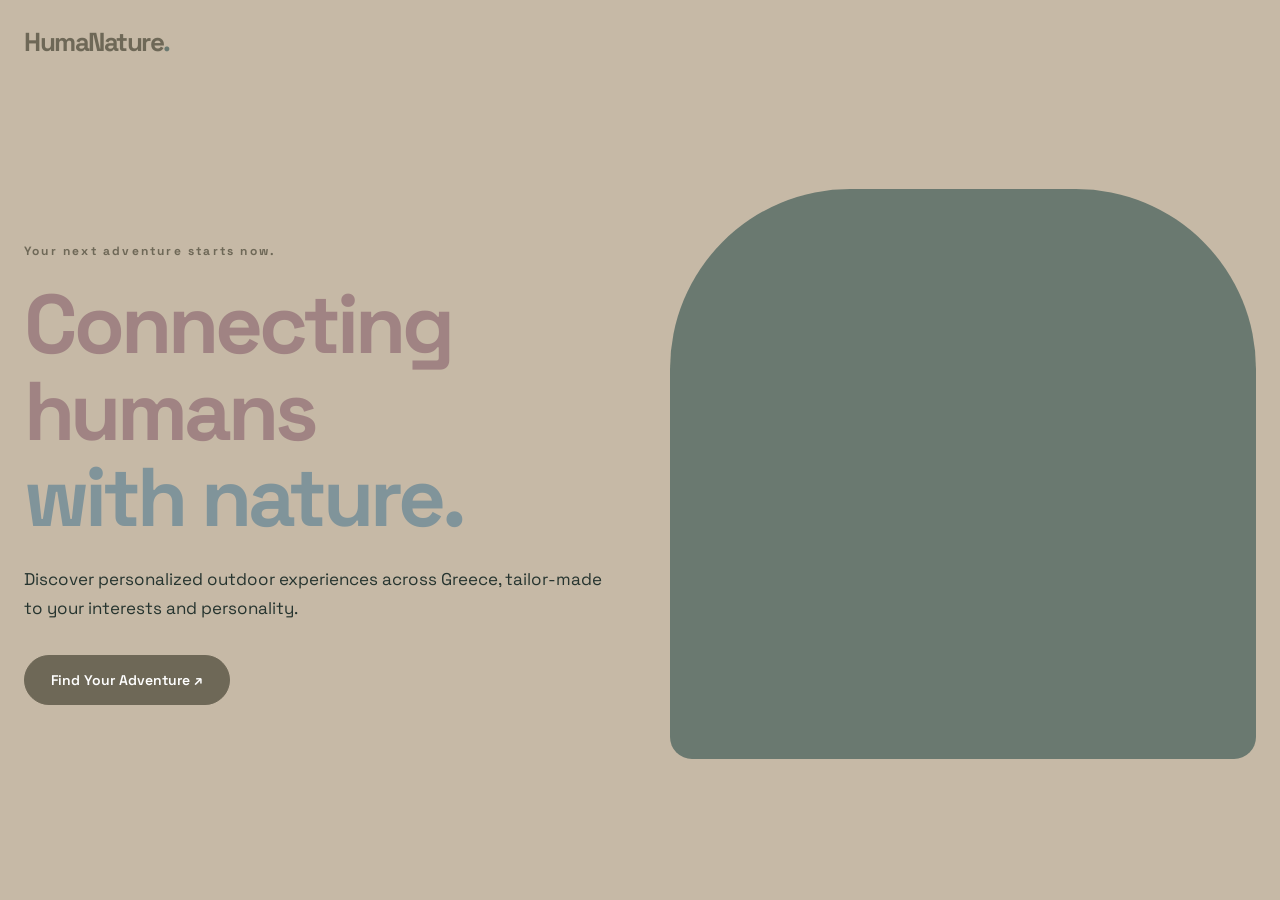
<file: Αναλυτική Διαδικτύου/index.html>
<!DOCTYPE html>
<html lang="en">
<head>
  <meta charset="UTF-8">
  <meta name="viewport" content="width=device-width, initial-scale=1.0">
  <meta name="description" content="Discover personalized outdoor experiences across Greece.">
  <title>HumaNature | Connecting Humans With Nature</title>
  <link rel="stylesheet" href="css/style.css">
</head>
<body>
  <header class="site-header">
    <a class="logo" href="index.html" aria-label="HumaNature home">HumaNature<span>.</span></a>
  </header>

  <main>
    <section class="hero" aria-labelledby="hero-title">
      <div class="hero-content">
        <p class="eyebrow">Your next adventure starts now.</p>
        <h1 id="hero-title">Connecting humans<br><span>with nature.</span></h1>
        <p class="hero-description">
          Discover personalized outdoor experiences across Greece,
          tailor-made to your interests and personality.
        </p>
        <a class="primary-btn" href="questionnaire.html">Find Your Adventure ↗</a>
      </div>
      <div class="hero-art" aria-hidden="true"></div>
    </section>
  </main>
</body>
</html>
</file>
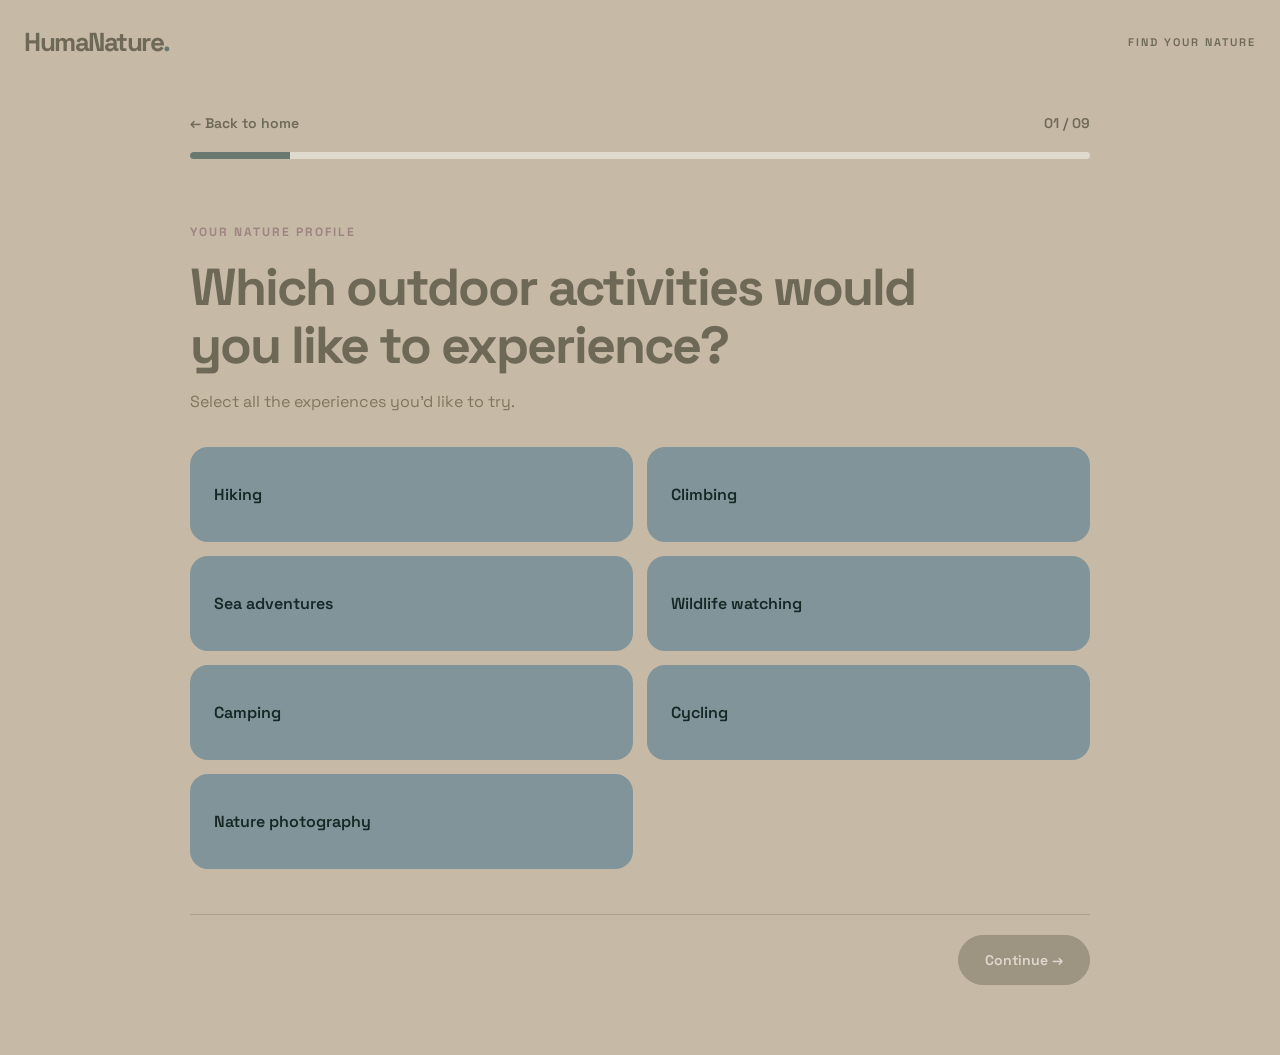
<file: Αναλυτική Διαδικτύου/questionnaire.html>
<!DOCTYPE html>
<html lang="en">
<head>
  <meta charset="UTF-8">
  <meta name="viewport" content="width=device-width, initial-scale=1.0">
  <meta name="description" content="Tell HumaNature what your ideal nature escape looks like.">
  <title>Your Nature Profile | HumaNature</title>
  <link rel="stylesheet" href="css/style.css">
  <link rel="stylesheet" href="css/questionnaire.css">
  <script src="js/questionnaire.js" defer></script>
</head>
<body>
  <header class="site-header">
    <a class="logo" href="index.html" aria-label="HumaNature home">HumaNature<span>.</span></a>
    <span class="header-caption">FIND YOUR NATURE</span>
  </header>

  <main class="questionnaire-container">
    <div class="questionnaire-header">
      <a class="back-link" href="index.html">← Back to home</a>
      <span id="step-counter" aria-live="polite">01 / 09</span>
    </div>

    <div id="progress-track" class="progress-track" role="progressbar"
         aria-label="Questionnaire progress" aria-valuemin="0"
         aria-valuemax="9" aria-valuenow="1">
      <div id="progress-bar" class="progress-bar"></div>
    </div>

    <section class="question-content" aria-labelledby="question-title">
      <p id="question-eyebrow" class="question-eyebrow">YOUR NATURE PROFILE</p>
      <h1 id="question-title" tabindex="-1"></h1>
      <p id="question-description"></p>
      <div id="options-container" class="options-grid" role="group" aria-label="Answer options"></div>

      <div id="text-answer-container" class="text-answer-container" hidden>
        <label for="free-text-answer">Your ideal experience (optional)</label>
        <textarea id="free-text-answer" rows="5" maxlength="1500"></textarea>
        <p class="optional-hint">Tell us anything else you'd like, or leave this blank.</p>
      </div>
    </section>

    <div class="questionnaire-footer">
      <button id="previous-btn" class="secondary-btn" type="button" hidden>← Previous</button>
      <button id="next-btn" class="primary-btn" type="button" disabled>Continue →</button>
    </div>
  </main>
</body>
</html>
</file>
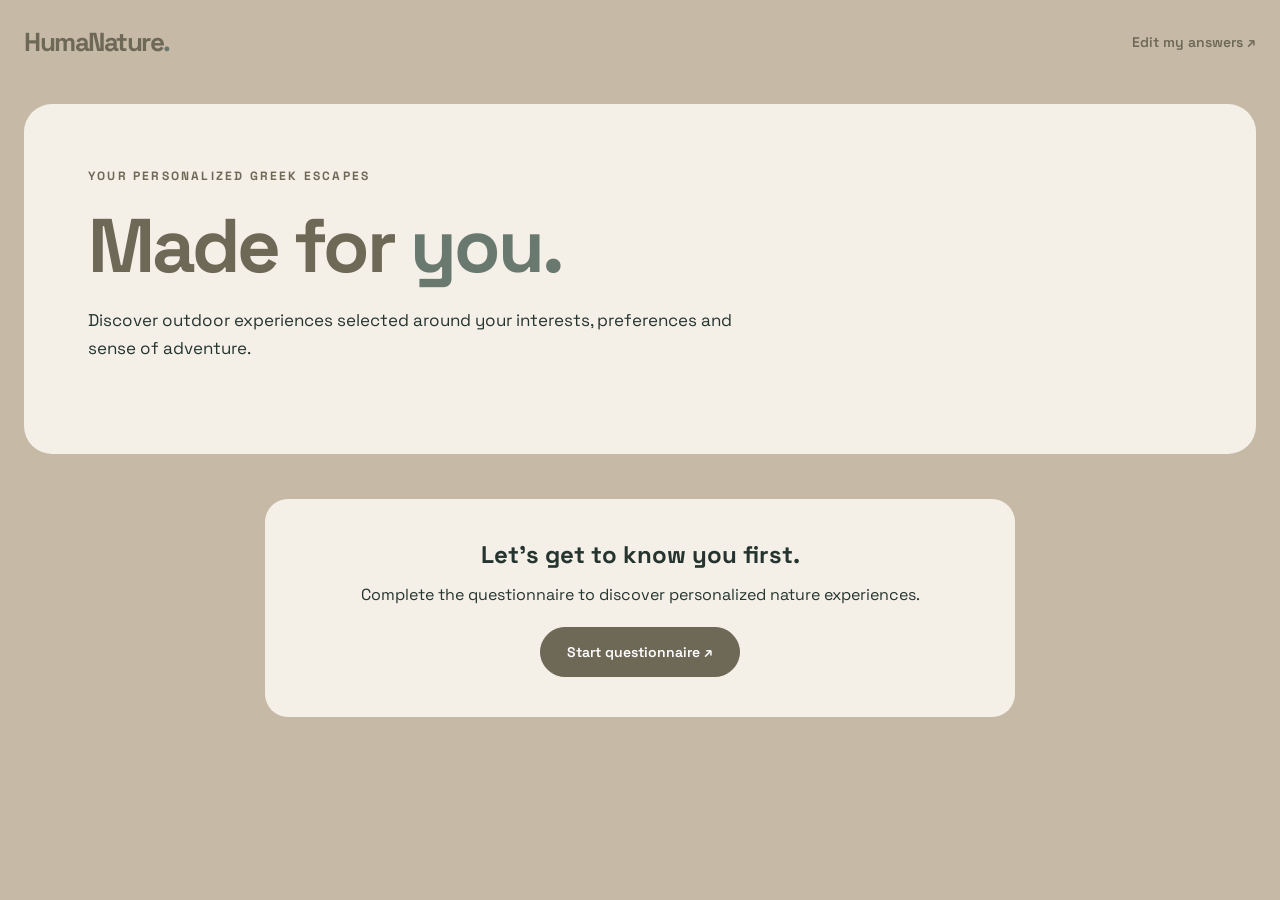
<file: Αναλυτική Διαδικτύου/recommendations.html>
<!DOCTYPE html>
<html lang="en">
<head>
  <meta charset="UTF-8">
  <meta name="viewport" content="width=device-width, initial-scale=1.0">
  <meta name="description" content="Discover nature experiences matched to your preferences.">
  <title>Your Adventures | HumaNature</title>
  <link rel="stylesheet" href="css/style.css">
  <link rel="stylesheet" href="css/recommendations.css">
  <script src="data/trips.js" defer></script>
  <script src="js/recommendations.js" defer></script>
</head>
<body>
  <header class="site-header">
    <a class="logo" href="index.html" aria-label="HumaNature home">HumaNature<span>.</span></a>
    <a class="header-link" href="questionnaire.html">Edit my answers ↗</a>
  </header>

  <main class="recommendations-container">
    <section class="recommendations-intro" aria-labelledby="page-title">
      <p class="eyebrow">YOUR PERSONALIZED GREEK ESCAPES</p>
      <h1 id="page-title">Made for <em>you.</em></h1>
      <p>Discover outdoor experiences selected around your interests, preferences and sense of adventure.</p>
      <div id="profile-summary" class="profile-summary" aria-label="Your nature profile"></div>
    </section>

    <section id="recommendations-app" aria-label="Recommended adventures" hidden>
      <div class="results-toolbar">
        <div>
          <p class="eyebrow">CURATED FOR YOU</p>
          <h2>Your adventures <span id="results-count"></span></h2>
        </div>
      </div>

      <div id="category-filters" class="category-filters" role="group" aria-label="Filter by activity"></div>
      <p id="results-message" class="results-message" aria-live="polite"></p>

      <div id="featured-trip"></div>
      <h2 id="alternatives-heading" class="alternatives-heading" hidden>More Adventures For You</h2>
      <div id="trips-grid" class="trips-grid"></div>

      <section id="empty-results" class="empty-results" hidden>
        <h3 id="empty-title">No adventures found.</h3>
        <p id="empty-description"></p>
        <button id="clear-filters" class="secondary-btn" type="button">Show all categories</button>
        <a id="edit-preferences" class="secondary-btn" href="questionnaire.html" hidden>Edit my answers ↗</a>
      </section>

    </section>

    <section id="page-error" class="page-error" hidden>
      <h2>Let's get to know you first.</h2>
      <p>Complete the questionnaire to discover personalized nature experiences.</p>
      <a class="primary-btn" href="questionnaire.html">Start questionnaire ↗</a>
    </section>
  </main>

  <dialog id="trip-dialog" class="trip-dialog" aria-labelledby="dialog-title" aria-describedby="dialog-summary">
    <div class="dialog-head">
      <span>HUMANATURE / EXPERIENCE</span>
      <button id="dialog-close" type="button" aria-label="Close trip details">×</button>
    </div>
    <div id="dialog-art"></div>
    <div class="dialog-body">
      <div class="dialog-intro">
        <p id="dialog-location" class="trip-location"></p>
        <div id="dialog-match"></div>
      </div>
      <h2 id="dialog-title"></h2>
      <p id="dialog-summary"></p>
      <div id="dialog-stats" class="trip-meta"></div>

      <h3>Why it matches</h3>
      <div id="dialog-matches" class="matching-characteristics"></div>
      <h3>What to expect</h3>
      <ul id="dialog-highlights"></ul>
      <h3>Before you go</h3>
      <p id="dialog-safety"></p>
      <button id="dialog-save" class="primary-btn" type="button">♡ Save adventure</button>
    </div>
  </dialog>
</body>
</html>
</file>
<file: Αναλυτική Διαδικτύου/css/style.css>
/* HumaNature — shared styles */
@font-face {
  font-family: "Space Grotesk";
  src: url("../assets/fonts/SpaceGrotesk-VariableFont_wght.ttf") format("truetype");
  font-style: normal;
  font-weight: 300 700;
  font-display: swap;
}

:root {
  --dibber: #7f775b;
  --berrington-blue: #80949a;
  --green-smoke: #6a7970;
  --jitney: #c6b9a6;
  --sulking-room-pink: #a08383;
  --pantalon: #6e6857;
  --ink: #26342f;
  --paper: #f4f0e8;
  --white: #ffffff;
  --font-primary: "Space Grotesk", Arial, sans-serif;
}

*,
*::before,
*::after {
  box-sizing: border-box;
}

html {
  scroll-behavior: smooth;
}

body {
  min-height: 100vh;
  margin: 0;
  background: var(--jitney);
  color: var(--ink);
  font-family: var(--font-primary);
}

h1, h2, h3, p {
  margin: 0;
}

button, input, textarea, select {
  font: inherit;
}

button {
  cursor: pointer;
}

a {
  color: inherit;
}

[hidden] {
  display: none !important;
}

:where(button, a, textarea, input, select):focus-visible {
  outline: 3px solid var(--ink);
  outline-offset: 4px;
}

.site-header {
  width: min(100% - 48px, 1300px);
  margin: 0 auto;
  padding: 25px 0;
  display: flex;
  justify-content: space-between;
  align-items: center;
  gap: 16px;
}

.logo {
  color: var(--pantalon);
  font-size: 26px;
  font-weight: 700;
  letter-spacing: -1.5px;
  text-decoration: none;
}

.logo span {
  color: var(--green-smoke);
}

.header-caption {
  color: var(--pantalon);
  font-size: 11px;
  font-weight: 600;
  letter-spacing: 2px;
}

.header-link {
  color: var(--pantalon);
  font-size: 14px;
  font-weight: 600;
  text-decoration: none;
}

.header-link:hover,
.back-link:hover {
  text-decoration: underline;
  text-underline-offset: 4px;
}

.primary-btn,
.secondary-btn {
  display: inline-flex;
  align-items: center;
  justify-content: center;
  gap: 10px;
  min-height: 50px;
  padding: 13px 26px;
  border: 1px solid var(--pantalon);
  border-radius: 100px;
  font-size: 14px;
  font-weight: 600;
  text-decoration: none;
  text-align: center;
  transition: background-color 0.2s ease, transform 0.2s ease;
}

.primary-btn {
  background: var(--pantalon);
  color: var(--white);
}

.primary-btn:hover:not(:disabled) {
  background: var(--green-smoke);
  border-color: var(--green-smoke);
  transform: translateY(-2px);
}

.secondary-btn {
  background: transparent;
  color: var(--ink);
}

.secondary-btn:hover:not(:disabled) {
  background: rgb(255 255 255 / 35%);
}

button:disabled {
  opacity: 0.45;
  cursor: not-allowed;
}

.eyebrow {
  margin-bottom: 22px;
  color: var(--pantalon);
  font-size: 12px;
  font-weight: 700;
  letter-spacing: 2.2px;
}

/* Welcome */
.hero {
  width: min(100% - 48px, 1300px);
  min-height: calc(100vh - 90px);
  margin: auto;
  padding: 40px 0 70px;
  display: grid;
  grid-template-columns: 1fr 1fr;
  align-items: center;
  gap: 60px;
}

.hero-content {
  max-width: 650px;
}

.hero h1 {
  margin-bottom: 24px;
  color: var(--sulking-room-pink);
  font-size: clamp(48px, 6.5vw, 95px);
  line-height: 1.04;
  letter-spacing: -4px;
}

.hero h1 span {
  color: var(--berrington-blue);
}

.hero-description {
  margin-bottom: 32px;
  font-size: 17px;
  line-height: 1.7;
}

.hero-art {
  height: 570px;
  border-radius: 180px 180px 22px 22px;
  background: var(--green-smoke);
}

@media (max-width: 800px) {
  .hero {
    grid-template-columns: 1fr;
    gap: 35px;
  }

  .hero-art {
    height: 380px;
  }
}

@media (max-width: 600px) {
  .site-header,
  .hero {
    width: calc(100% - 36px);
  }

  .header-caption {
    display: none;
  }

  .hero h1 {
    font-size: 48px;
    letter-spacing: -2px;
  }

  .hero .primary-btn {
    width: 100%;
  }

  .hero-art {
    height: 320px;
    border-radius: 130px 130px 20px 20px;
  }
}

@media (prefers-reduced-motion: reduce) {
  html { scroll-behavior: auto; }
  *, *::before, *::after {
    animation: none !important;
    transition: none !important;
  }
}
</file>
<file: Αναλυτική Διαδικτύου/css/questionnaire.css>
/* HumaNature — questionnaire */
.questionnaire-container {
  width: min(100% - 48px, 900px);
  margin: 30px auto 70px;
}

.questionnaire-header,
.questionnaire-footer {
  display: flex;
  justify-content: space-between;
  align-items: center;
  gap: 16px;
}

.questionnaire-header {
  margin-bottom: 20px;
}

.back-link,
#step-counter {
  color: var(--pantalon);
  font-size: 14px;
  font-weight: 600;
  text-decoration: none;
}

.progress-track {
  height: 7px;
  overflow: hidden;
  border-radius: 100px;
  background: rgb(255 255 255 / 45%);
}

.progress-bar {
  width: 0;
  height: 100%;
  background: var(--green-smoke);
  transition: width 0.3s ease;
}

.question-content {
  min-height: 440px;
  padding: 65px 0 45px;
}

.question-eyebrow {
  margin-bottom: 18px;
  color: var(--sulking-room-pink);
  font-size: 12px;
  font-weight: 700;
  letter-spacing: 2px;
}

#question-title {
  max-width: 760px;
  margin-bottom: 15px;
  color: var(--pantalon);
  font-size: clamp(33px, 5.5vw, 52px);
  line-height: 1.12;
  letter-spacing: -2px;
}

#question-description {
  margin-bottom: 32px;
  color: var(--dibber);
  font-size: 16px;
  line-height: 1.6;
}

.options-grid {
  display: grid;
  grid-template-columns: repeat(2, minmax(0, 1fr));
  gap: 14px;
}

.option-card {
  position: relative;
  min-height: 95px;
  padding: 20px 50px 20px 22px;
  border: 2px solid transparent;
  border-radius: 18px;
  background: var(--berrington-blue);
  color: #162725;
  font-size: 16px;
  font-weight: 600;
  text-align: left;
  transition: background-color 0.2s ease, border-color 0.2s ease, transform 0.2s ease;
}

.option-card:hover {
  border-color: var(--pantalon);
  transform: translateY(-2px);
}

.option-card.selected {
  border-color: var(--pantalon);
  background: var(--sulking-room-pink);
}

.option-card.selected::after {
  content: "✓";
  position: absolute;
  top: 50%;
  right: 17px;
  display: grid;
  width: 26px;
  height: 26px;
  place-items: center;
  border-radius: 50%;
  background: var(--ink);
  color: var(--white);
  font-size: 14px;
  transform: translateY(-50%);
}

.text-answer-container {
  max-width: 760px;
}

.text-answer-container label {
  display: block;
  margin-bottom: 12px;
  color: var(--pantalon);
  font-size: 15px;
  font-weight: 600;
}

#free-text-answer {
  width: 100%;
  min-height: 180px;
  padding: 22px;
  border: 2px solid transparent;
  border-radius: 18px;
  background: rgb(255 255 255 / 55%);
  color: var(--ink);
  font-size: 16px;
  line-height: 1.6;
  resize: vertical;
}

#free-text-answer:focus {
  border-color: var(--green-smoke);
}

.optional-hint {
  margin-top: 12px;
  color: var(--dibber);
  font-size: 13px;
}

.questionnaire-footer {
  padding-top: 20px;
  border-top: 1px solid rgb(0 0 0 / 15%);
}

/* Keep the Continue button in place on the first step. */
.questionnaire-footer #next-btn {
  margin-left: auto;
}

@media (max-width: 600px) {
  .questionnaire-container {
    width: calc(100% - 36px);
    margin-top: 15px;
  }

  .question-content {
    min-height: auto;
    padding: 40px 0 30px;
  }

  .options-grid {
    grid-template-columns: 1fr;
  }

  .option-card {
    min-height: 75px;
    padding: 18px 50px 18px 19px;
  }

  .questionnaire-footer button {
    padding: 13px 16px;
    font-size: 13px;
  }
}
</file>
<file: Αναλυτική Διαδικτύου/css/recommendations.css>
/* HumaNature — recommendations */
.recommendations-container {
  width: min(100% - 48px, 1300px);
  margin: 20px auto 75px;
}

.recommendations-intro {
  margin-bottom: 45px;
  padding: clamp(30px, 5vw, 65px);
  border-radius: 28px;
  background: var(--paper);
}

.recommendations-intro h1 {
  max-width: 800px;
  margin-bottom: 20px;
  color: var(--pantalon);
  font-size: clamp(40px, 6vw, 76px);
  line-height: 1.05;
  letter-spacing: -3px;
}

.recommendations-intro h1 em {
  color: var(--green-smoke);
  font-style: normal;
}

.recommendations-intro > p:not(.eyebrow) {
  max-width: 650px;
  font-size: 17px;
  line-height: 1.65;
}

.profile-summary,
.category-filters,
.matching-characteristics,
.trip-meta,
.trip-actions {
  display: flex;
  flex-wrap: wrap;
  gap: 9px;
}

.profile-summary {
  margin-top: 28px;
}

.profile-pill,
.meta-pill {
  padding: 8px 12px;
  border-radius: 100px;
  font-size: 12px;
  font-weight: 600;
}

.profile-pill {
  background: var(--white);
}

.results-toolbar h2 {
  font-size: 32px;
  letter-spacing: -1px;
}

#results-count {
  color: var(--pantalon);
  font-size: 16px;
}

.category-filters {
  margin: 22px 0;
}

.filter-chip {
  min-height: 40px;
  padding: 10px 17px;
  border: 1px solid var(--pantalon);
  border-radius: 100px;
  background: transparent;
  color: var(--ink);
  font-size: 13px;
  font-weight: 600;
}

.filter-chip:hover {
  background: rgb(255 255 255 / 35%);
}

.filter-chip.active {
  border-color: var(--sulking-room-pink);
  background: var(--sulking-room-pink);
}

.results-message {
  margin: 20px 0;
  color: var(--pantalon);
  font-size: 14px;
  line-height: 1.65;
}

.featured-card,
.trip-card {
  overflow: hidden;
  border-radius: 24px;
  background: var(--paper);
}

.featured-card {
  display: grid;
  grid-template-columns: 1fr 1fr;
  margin-bottom: 38px;
}

.featured-content,
.trip-card-body {
  display: flex;
  flex-direction: column;
  align-items: flex-start;
  gap: 15px;
}

.featured-content {
  padding: clamp(25px, 4vw, 55px);
}

.featured-kicker {
  color: var(--sulking-room-pink);
  font-size: 12px;
  font-weight: 700;
  letter-spacing: 2px;
}

.featured-content h3 {
  font-size: clamp(30px, 4vw, 46px);
  line-height: 1.1;
  letter-spacing: -2px;
}

.featured-content > p:not(.featured-kicker) {
  line-height: 1.6;
}

.alternatives-heading {
  margin: 20px 0 22px;
  font-size: 28px;
  letter-spacing: -1px;
}

.trips-grid {
  display: grid;
  grid-template-columns: repeat(3, minmax(0, 1fr));
  gap: 20px;
}

.trip-card {
  display: flex;
  flex-direction: column;
}

.trip-card-body {
  flex: 1;
  padding: 23px;
}

.trip-card h3 {
  font-size: 23px;
  line-height: 1.2;
}

.trip-card-summary {
  font-size: 14px;
  line-height: 1.6;
}

.trip-card-top,
.dialog-intro {
  display: flex;
  width: 100%;
  justify-content: space-between;
  align-items: center;
  flex-wrap: wrap;
  gap: 10px;
}

.trip-location {
  color: var(--pantalon);
  font-size: 12px;
  font-weight: 700;
}

.match-badge {
  display: inline-flex;
  align-items: baseline;
  gap: 5px;
  white-space: nowrap;
  padding: 8px 13px;
  border: 1px solid rgb(38 52 47 / 15%);
  border-radius: 100px;
  background: var(--white);
  color: var(--ink);
  font-size: 11px;
  font-weight: 600;
}

.match-badge strong {
  font-size: 17px;
  font-weight: 700;
  letter-spacing: -0.5px;
}

.matching-characteristics {
  gap: 7px;
}

.matching-tag,
.matching-empty {
  font-size: 12px;
  line-height: 1.45;
}

.matching-tag {
  padding: 7px 11px;
  border-radius: 100px;
  background: rgb(106 121 112 / 16%);
  color: var(--ink);
  font-weight: 600;
}

.matching-empty {
  color: var(--pantalon);
}

.alternative-note {
  padding: 10px 12px;
  border-radius: 10px;
  background: rgb(160 131 131 / 20%);
  color: #493b3b;
  font-size: 12px;
  line-height: 1.5;
}

.meta-pill {
  border: 1px solid #d5cec3;
  background: rgb(255 255 255 / 70%);
  font-weight: 400;
}

.trip-actions {
  width: 100%;
  margin-top: auto;
}

.trip-actions .primary-btn,
.trip-actions .secondary-btn {
  min-height: 43px;
  padding: 10px 15px;
  font-size: 13px;
}

.save-btn.is-saved {
  border-color: var(--sulking-room-pink);
  background: rgb(160 131 131 / 25%);
}

/* Solid colors replace trip photos. */
.trip-visual {
  min-height: 210px;
  background: var(--green-smoke);
}

.trip-visual.color-dibber { background: var(--dibber); }
.trip-visual.color-pink { background: var(--sulking-room-pink); }
.trip-visual.color-blue { background: var(--berrington-blue); }
.trip-visual.color-green { background: var(--green-smoke); }

.featured-card .trip-visual {
  min-height: 385px;
}

.empty-results,
.page-error {
  max-width: 750px;
  margin: 35px auto;
  padding: 40px;
  border-radius: 23px;
  background: var(--paper);
  text-align: center;
}

.empty-results h3,
.page-error h2 {
  margin-bottom: 12px;
}

.empty-results p,
.page-error p {
  margin-bottom: 20px;
  line-height: 1.6;
}

.disclaimer {
  max-width: 950px;
  margin: 60px auto 0;
  padding-top: 20px;
  border-top: 1px solid rgb(0 0 0 / 20%);
  color: var(--pantalon);
  font-size: 12px;
  line-height: 1.75;
}

/* Details dialog */
.trip-dialog {
  width: min(92vw, 700px);
  max-height: 90vh;
  padding: 0;
  overflow-y: auto;
  border: 0;
  border-radius: 23px;
  background: var(--paper);
  color: var(--ink);
}

.trip-dialog::backdrop {
  background: rgb(21 35 31 / 65%);
}

.dialog-head {
  display: flex;
  justify-content: space-between;
  align-items: center;
  padding: 16px 25px;
  font-size: 12px;
  font-weight: 700;
}

#dialog-close {
  width: 34px;
  height: 34px;
  border: 0;
  border-radius: 50%;
  background: transparent;
  color: var(--ink);
  font-size: 24px;
  line-height: 1;
}

#dialog-close:hover {
  background: rgb(38 52 47 / 10%);
}

#dialog-art .trip-visual {
  min-height: 230px;
}

.dialog-body {
  padding: 30px;
}

.dialog-body h2 {
  margin: 10px 0 15px;
  font-size: clamp(28px, 5vw, 36px);
}

.dialog-body h3 {
  margin: 25px 0 12px;
}

.dialog-body > p {
  margin-bottom: 15px;
  line-height: 1.6;
}

.dialog-body ul {
  margin: 0 0 20px;
  padding-left: 22px;
  line-height: 1.8;
}

.dialog-body .trip-meta {
  margin: 18px 0;
}

@media (max-width: 900px) {
  .trips-grid {
    grid-template-columns: repeat(2, minmax(0, 1fr));
  }
}

@media (max-width: 720px) {
  .recommendations-container {
    width: calc(100% - 36px);
  }

  .featured-card {
    grid-template-columns: 1fr;
  }

  .featured-card .trip-visual {
    order: -1;
    min-height: 250px;
  }
}

@media (max-width: 520px) {
  .trips-grid {
    grid-template-columns: 1fr;
  }

  .dialog-body {
    padding: 24px;
  }
}
</file>
